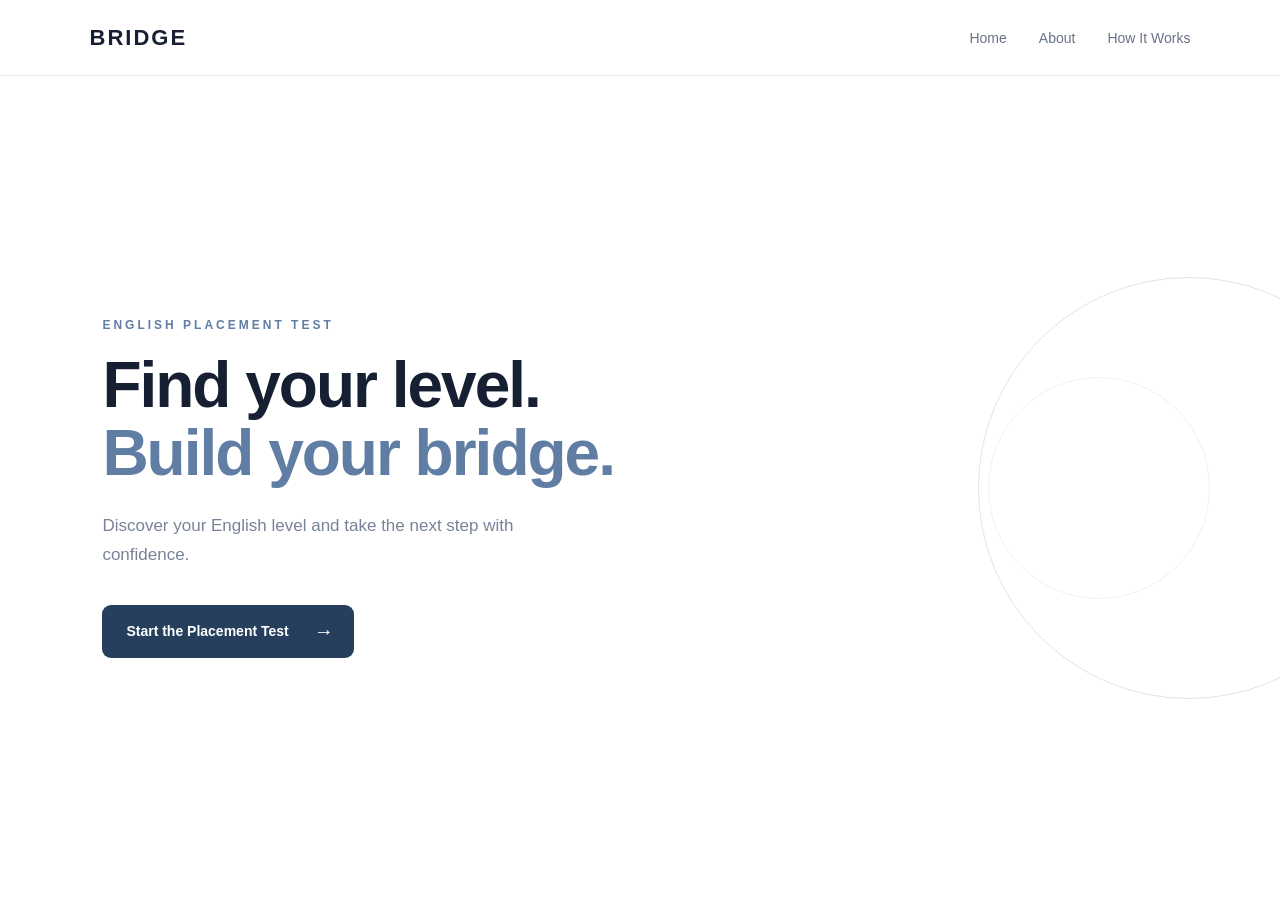
<file: index.html>
<!DOCTYPE html>
<html lang="en">

<head>
    <meta charset="UTF-8">
    <meta name="viewport" content="width=device-width, initial-scale=1.0">

    <title>BRIDGE | English Placement Test</title>

    <link rel="stylesheet" href="style.css">
</head>

<body>

    <header>

        <h2>BRIDGE</h2>

        <nav>
            <a href="index.html">Home</a>
            <a href="#">About</a>
            <a href="#">How It Works</a>
        </nav>

    </header>


    <main class="hero">

        <div class="hero-content">

            <p class="hero-label">
                ENGLISH PLACEMENT TEST
            </p>

            <h1>
                Find your level.
                <br>
                <span>Build your bridge.</span>
            </h1>

            <p class="hero-text">
                Discover your English level and take the next step
                with confidence.
            </p>

            <a href="test.html" class="start-btn">
                Start the Placement Test
                <span>→</span>
            </a>

        </div>

    </main>

</body>

</html>
</file>
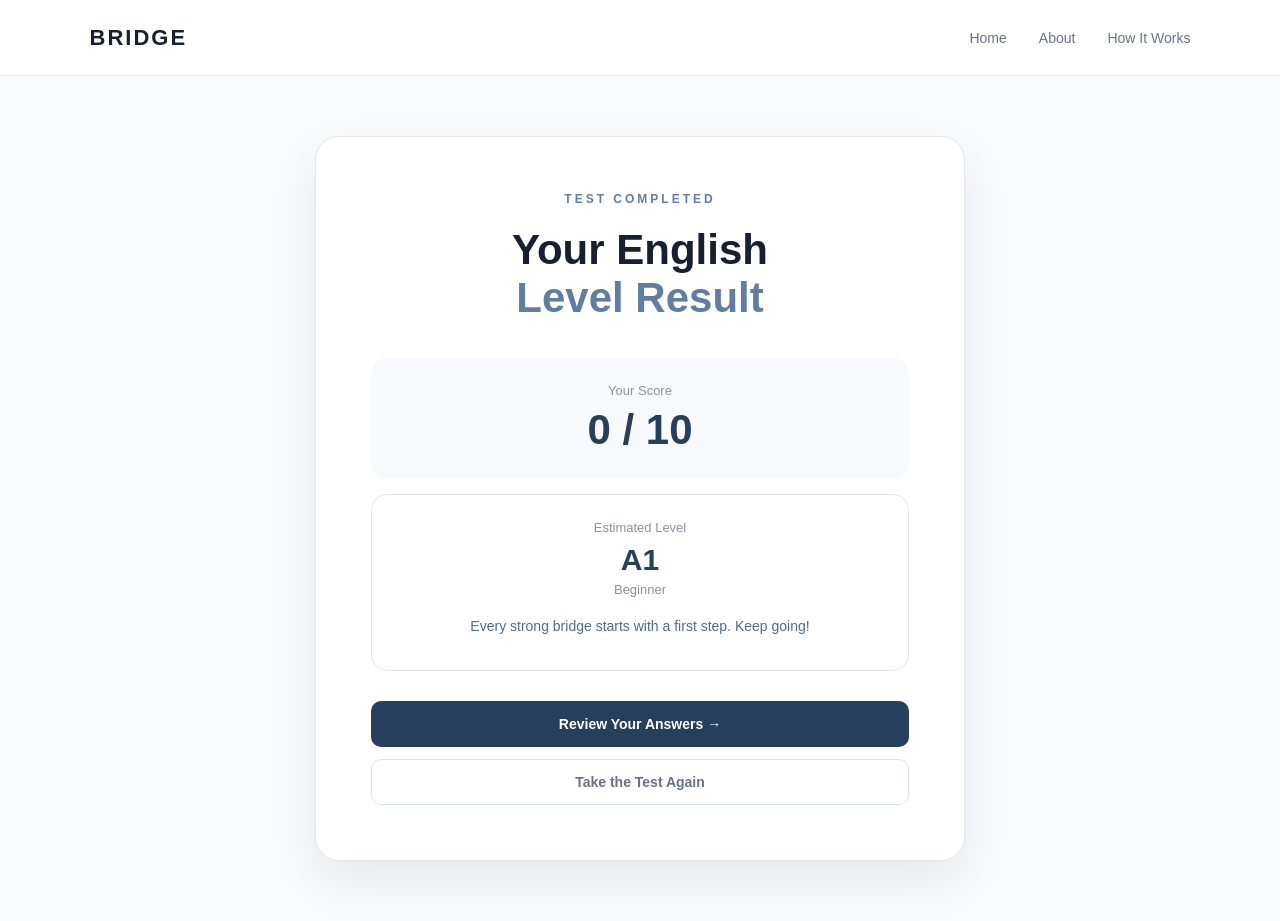
<file: result.html>
<!DOCTYPE html>
<html lang="en">

<head>

    <meta charset="UTF-8">

    <meta name="viewport"
        content="width=device-width, initial-scale=1.0">

    <title>BRIDGE | Your Result</title>

    <link rel="stylesheet" href="style.css">

</head>


<body>


    <header>

        <h2>BRIDGE</h2>

        <nav>

            <a href="index.html">Home</a>

            <a href="#">About</a>

            <a href="#">How It Works</a>

        </nav>

    </header>



    <main class="result-page">


        <div class="result-card">


            <p class="result-label">
                TEST COMPLETED
            </p>


            <h1>

                Your English
                <br>

                <span>Level Result</span>

            </h1>



            <div class="score-box">

                <p>Your Score</p>

                <h2>

                    <span id="score">0</span> / 10

                </h2>

            </div>



            <div class="level-box">

                <p>Estimated Level</p>


                <h2 id="level">
                    —
                </h2>


                <p id="level-description">
                    —
                </p>


                <p id="level-message">
                    —
                </p>

            </div>



            <div class="result-actions">


                <button id="review-btn">

                    Review Your Answers →

                </button>


                <button id="restart-btn">

                    Take the Test Again

                </button>


            </div>


        </div>

    </main>



    <script>


        const score =
            Number(localStorage.getItem("bridgeScore")) || 0;


        document.getElementById("score").textContent =
            score;



        let level;
        let description;
        let message;



        if (score <= 2) {

            level = "A1";

            description = "Beginner";

            message =
                "Every strong bridge starts with a first step. Keep going!";


        } else if (score <= 4) {

            level = "A2";

            description = "Elementary";

            message =
                "You’re building a solid foundation. Keep practicing and growing!";


        } else if (score <= 6) {

            level = "B1";

            description = "Intermediate";

            message =
                "You’re on the right track. Keep building your confidence!";


        } else if (score <= 8) {

            level = "B2";

            description = "Upper-Intermediate";

            message =
                "You have a strong foundation. Keep pushing your English further!";


        } else if (score === 9) {

            level = "C1";

            description = "Advanced";

            message =
                "Excellent work! Your English is already at a very strong level.";


        } else {

            level = "C2";

            description = "Proficient";

            message =
                "Outstanding! You’ve reached the highest level of the BRIDGE.";

        }



        document.getElementById("level").textContent =
            level;


        document.getElementById("level-description").textContent =
            description;


        document.getElementById("level-message").textContent =
            message;



        document.getElementById("review-btn").onclick =
            function () {

                window.location.href = "review.html";

            };



        document.getElementById("restart-btn").onclick =
            function () {

                localStorage.removeItem("bridgeScore");

                localStorage.removeItem("bridgeAnswers");

                window.location.href = "test.html";

            };


    </script>


</body>

</html>
</file>
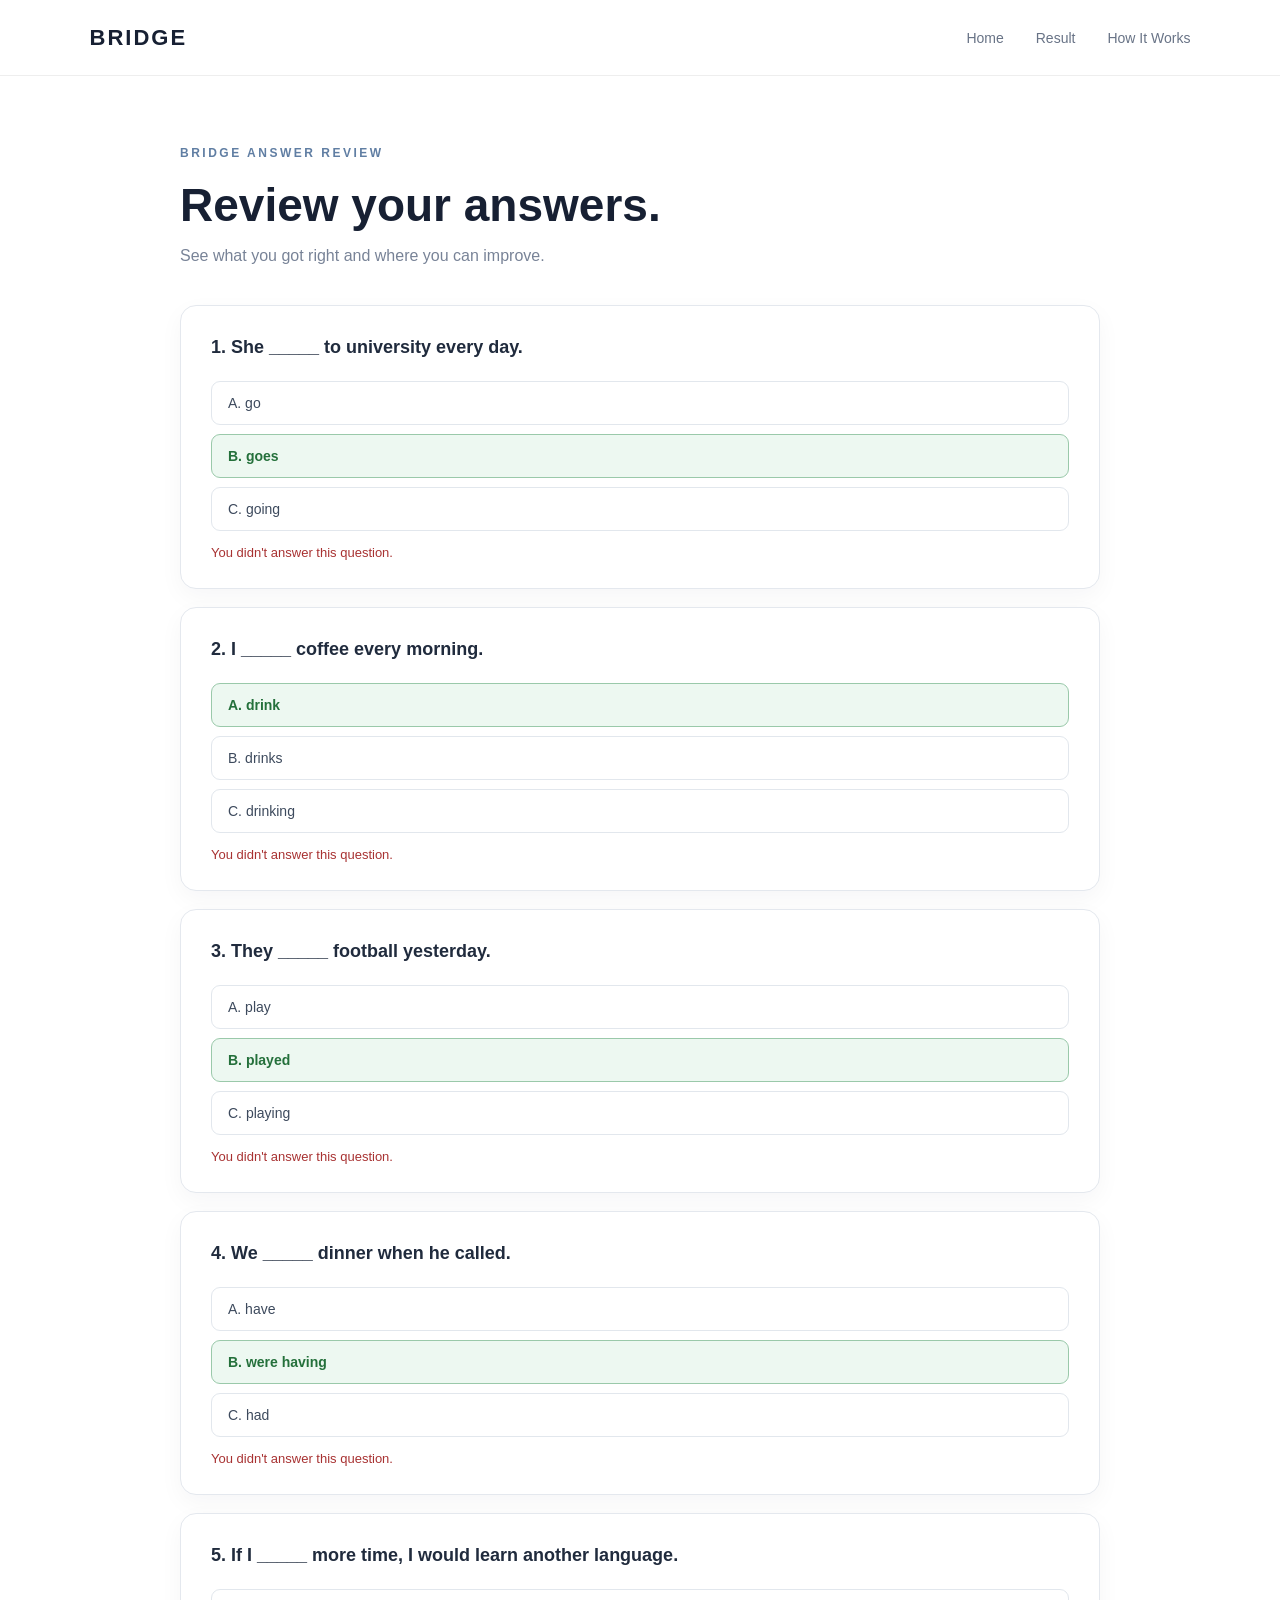
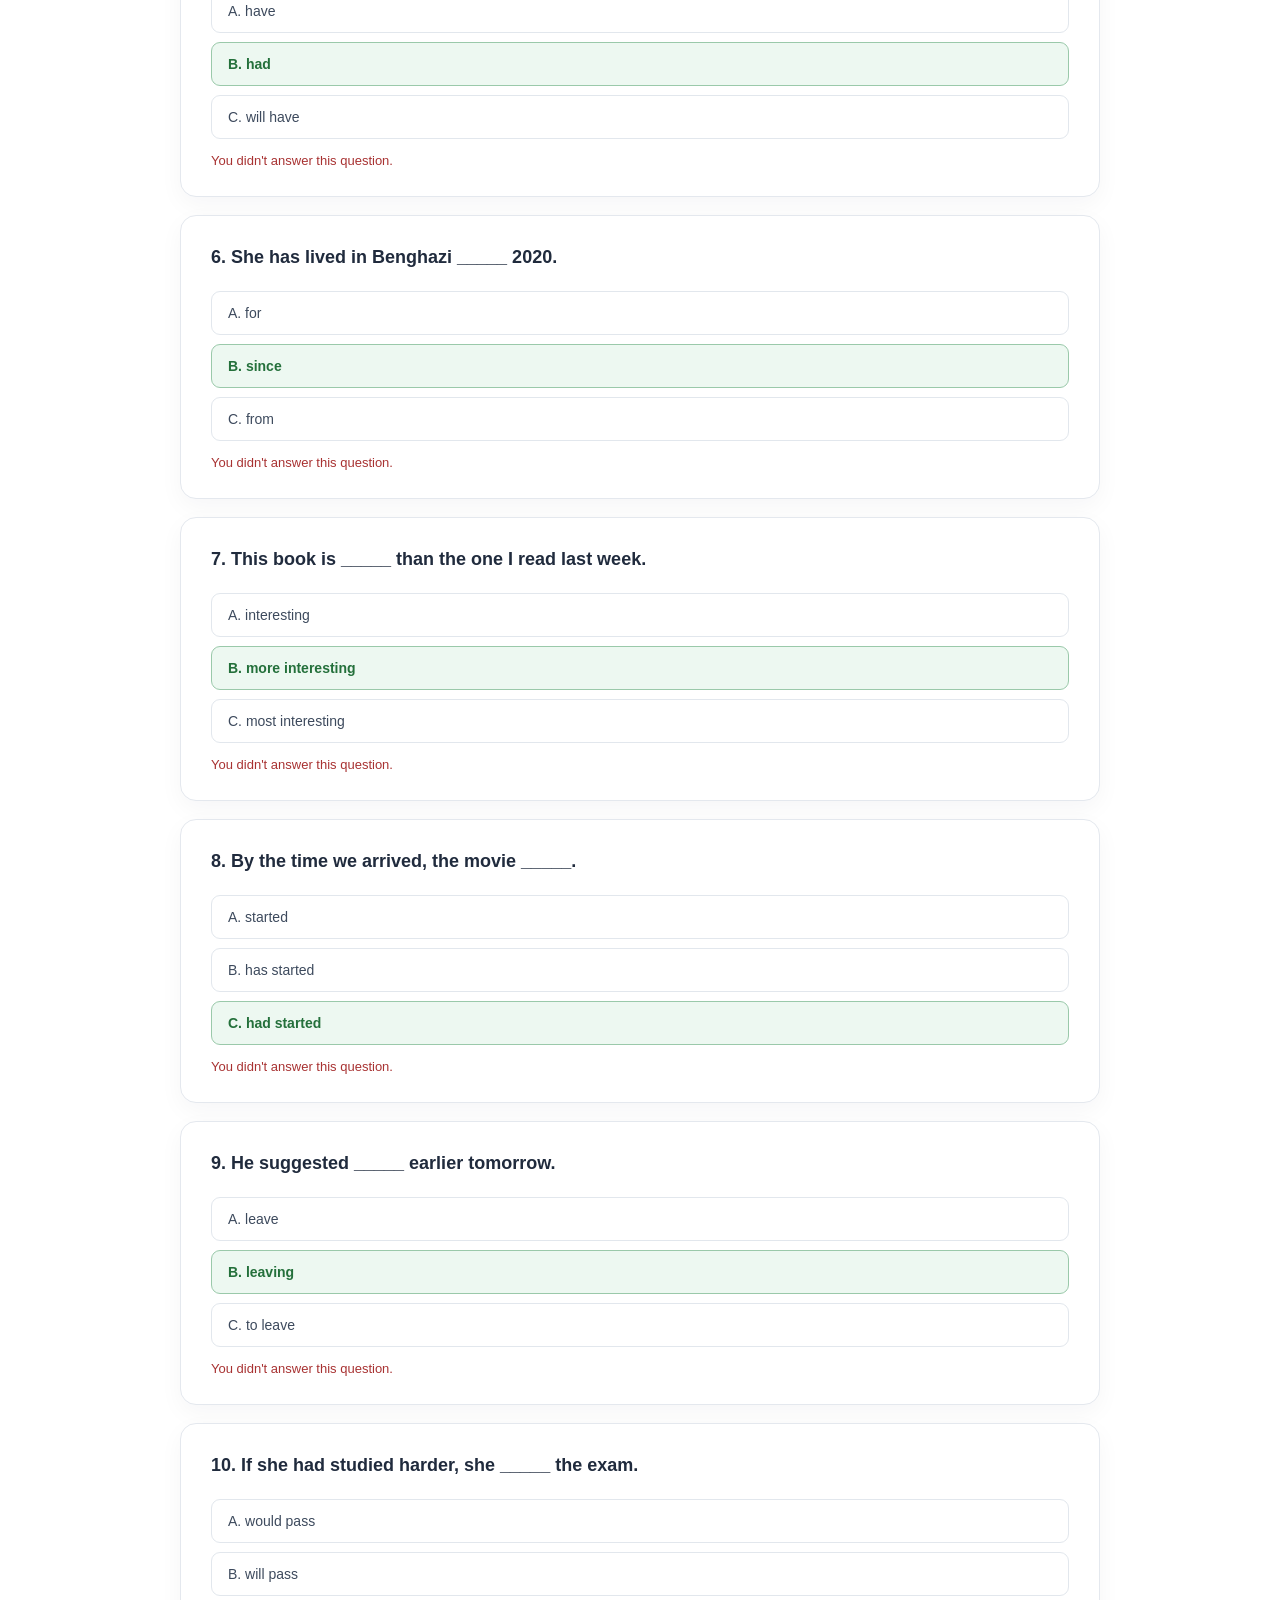
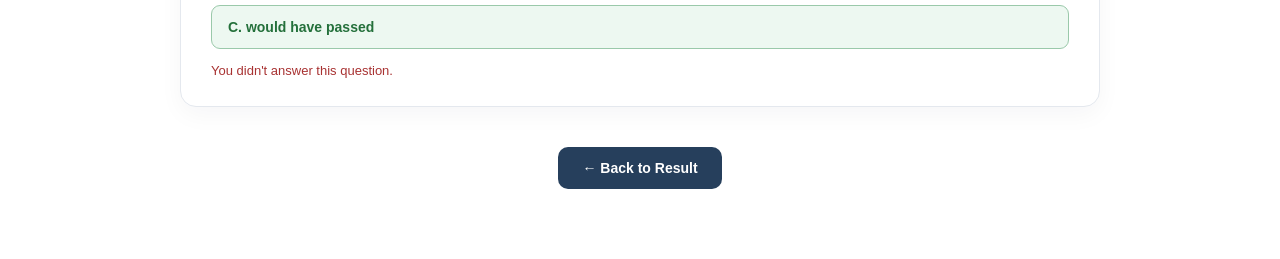
<file: review.html>
<!DOCTYPE html>
<html lang="en">

<head>
    <meta charset="UTF-8">
    <meta name="viewport" content="width=device-width, initial-scale=1.0">

    <title>BRIDGE | Review Answers</title>

    <link rel="stylesheet" href="style.css">
</head>

<body>

    <header>

        <h2>BRIDGE</h2>

        <nav>
            <a href="index.html">Home</a>
            <a href="result.html">Result</a>
            <a href="#">How It Works</a>
        </nav>

    </header>


    <main class="review-page">

        <div class="review-intro">

            <p>BRIDGE ANSWER REVIEW</p>

            <h1>Review your answers.</h1>

            <p>
                See what you got right and where you can improve.
            </p>

        </div>


        <div id="review-container"></div>


        <div class="review-bottom">

            <button onclick="window.location.href='result.html'">
                ← Back to Result
            </button>

        </div>

    </main>


    <script src="review.js"></script>

</body>

</html>
</file>
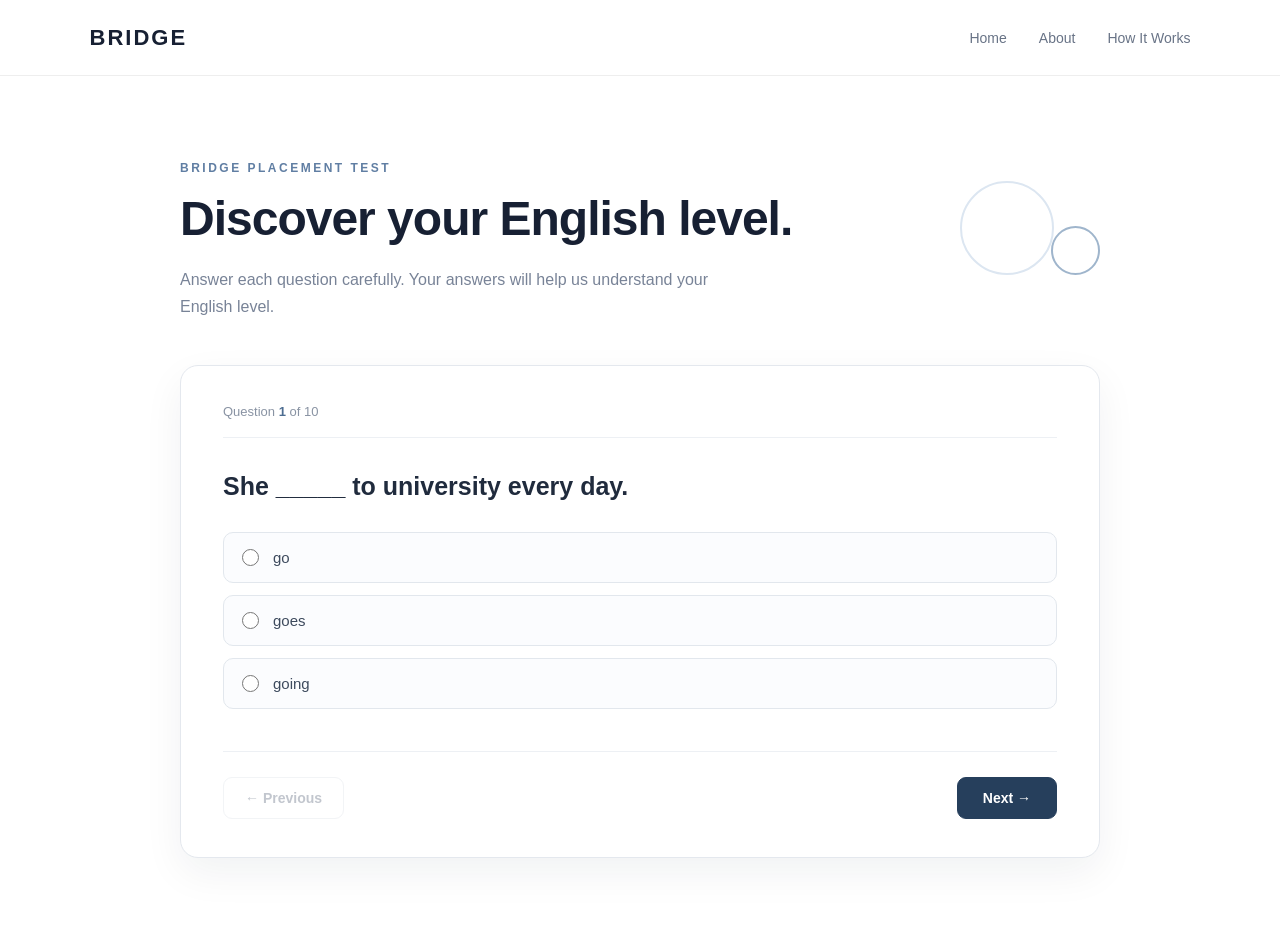
<file: test.html>
<!DOCTYPE html>
<html lang="en">

<head>
    <meta charset="UTF-8">
    <meta name="viewport" content="width=device-width, initial-scale=1.0">

    <title>BRIDGE | Placement Test</title>

    <link rel="stylesheet" href="style.css">
</head>

<body>

    <header>
        <h2>BRIDGE</h2>

        <nav>
            <a href="index.html">Home</a>
            <a href="#">About</a>
            <a href="#">How It Works</a>
        </nav>
    </header>


    <main class="test-page">

        <div class="test-intro">

            <p>BRIDGE PLACEMENT TEST</p>

            <h1>Discover your English level.</h1>

            <p>
                Answer each question carefully.
                Your answers will help us understand your English level.
            </p>

        </div>


        <div class="question-box">

            <div class="progress">
                Question <span id="question-number">1</span> of 10
            </div>


            <div id="question-container">

                <h2 id="question-text">
                    She _____ to university every day.
                </h2>


                <div class="answers">

                    <label>
                        <input type="radio" name="answer" value="A">
                        <span>go</span>
                    </label>

                    <label>
                        <input type="radio" name="answer" value="B">
                        <span>goes</span>
                    </label>

                    <label>
                        <input type="radio" name="answer" value="C">
                        <span>going</span>
                    </label>

                </div>

            </div>


            <div class="test-buttons">

                <button id="previous-btn" onclick="previousQuestion()">
                    ← Previous
                </button>

                <button id="next-btn" onclick="nextQuestion()">
                    Next →
                </button>

            </div>

        </div>

    </main>


    <script src="script.js"></script>

</body>

</html>
</file>
<file: style.css>
/* =========================
   RESET
========================= */

* {
    margin: 0;
    padding: 0;
    box-sizing: border-box;
}

body {
    font-family: Arial, sans-serif;
    background: #ffffff;
    color: #172033;
}


/* =========================
   HEADER
========================= */

header {
    height: 76px;
    padding: 0 7%;

    display: flex;
    align-items: center;
    justify-content: space-between;

    border-bottom: 1px solid #eeeeee;
    background: #ffffff;
}

header h2 {
    font-size: 22px;
    letter-spacing: 2px;
    color: #172033;
}

nav {
    display: flex;
    gap: 32px;
}

nav a {
    text-decoration: none;
    color: #687386;
    font-size: 14px;
}

nav a:hover {
    color: #172033;
}


/* =========================
   MAIN
========================= */

.test-page {
    width: 88%;
    max-width: 920px;
    margin: 70px auto;
}


/* =========================
   INTRO
========================= */

.test-intro {
    position: relative;
    padding: 15px 0 45px;
}

.test-intro > p:first-child {
    color: #607ea3;
    font-size: 12px;
    font-weight: bold;
    letter-spacing: 2.5px;
    margin-bottom: 18px;
}

.test-intro h1 {
    max-width: 700px;

    font-size: 48px;
    line-height: 1.1;
    letter-spacing: -1px;

    color: #172033;

    margin-bottom: 20px;
}

.test-intro p:last-child {
    max-width: 570px;

    color: #788397;
    font-size: 16px;
    line-height: 1.7;
}


/* =========================
   SMALL DECORATION
========================= */

.test-intro::after {
    content: "";
    position: absolute;

    right: 5%;
    top: 35px;

    width: 90px;
    height: 90px;

    border: 2px solid #dce6f1;
    border-radius: 50%;
}

.test-intro::before {
    content: "";

    position: absolute;

    right: 0;
    top: 80px;

    width: 45px;
    height: 45px;

    border: 2px solid #9fb5cc;
    border-radius: 50%;
}


/* =========================
   QUESTION BOX
========================= */

.question-box {
    position: relative;

    background: #ffffff;

    border: 1px solid #e4e8ee;
    border-radius: 18px;

    padding: 38px 42px;

    box-shadow: 0 15px 40px rgba(23, 32, 51, 0.06);
}


/* =========================
   PROGRESS
========================= */

.progress {
    color: #8993a3;
    font-size: 13px;

    padding-bottom: 18px;

    border-bottom: 1px solid #edf0f4;
}

#question-number {
    color: #4d6d91;
    font-weight: bold;
}


/* =========================
   QUESTION
========================= */

#question-container {
    padding-top: 30px;
}

#question-text {
    font-size: 25px;
    line-height: 1.45;

    color: #202b3d;

    margin-bottom: 28px;
}


/* =========================
   ANSWERS
========================= */

.answers {
    display: flex;
    flex-direction: column;
    gap: 12px;
}

.answers label {
    display: flex;
    align-items: center;

    gap: 14px;

    padding: 16px 18px;

    background: #fbfcfe;

    border: 1px solid #e2e7ed;
    border-radius: 10px;

    cursor: pointer;

    transition: 0.2s ease;
}

.answers label:hover {
    background: #f4f7fb;
    border-color: #9eb2c8;
}

.answers input {
    width: 17px;
    height: 17px;

    accent-color: #4d6d91;

    cursor: pointer;
}

.answers span {
    color: #3d4a5d;
    font-size: 15px;
}


/* =========================
   BUTTONS
========================= */

.test-buttons {
    display: flex;
    justify-content: space-between;
    align-items: center;

    margin-top: 42px;
    padding-top: 25px;

    border-top: 1px solid #edf0f4;
}

.test-buttons button {
    font-family: inherit;
    font-size: 14px;
    font-weight: 600;

    padding: 12px 21px;

    border-radius: 9px;

    cursor: pointer;

    transition: 0.2s ease;
}


/* Previous */

#previous-btn {
    background: transparent;

    color: #687386;

    border: 1px solid #dfe4ea;
}

#previous-btn:hover {
    background: #f7f8fa;
}


/* Next */

#next-btn {
    background: #263f5c;

    color: #ffffff;

    border: 1px solid #263f5c;

    padding-left: 25px;
    padding-right: 25px;
}

#next-btn:hover {
    background: #1d3148;
    transform: translateY(-1px);
}


/* =========================
   MOBILE
========================= */

@media (max-width: 650px) {

    header {
        padding: 0 5%;
    }

    nav {
        gap: 14px;
    }

    nav a {
        font-size: 12px;
    }

    .test-page {
        width: 90%;
        margin: 45px auto;
    }

    .test-intro h1 {
        font-size: 36px;
    }

    .test-intro::before,
    .test-intro::after {
        display: none;
    }

    .question-box {
        padding: 26px;
    }

    #question-text {
        font-size: 21px;
    }
}/* =========================
   BRIDGE HERO
========================= */

.hero {
    min-height: calc(100vh - 76px);

    display: flex;
    align-items: center;

    padding: 60px 8%;

    background: #ffffff;

    position: relative;
    overflow: hidden;
}

.hero::before {
    content: "";

    position: absolute;
    right: -120px;
    top: 50%;

    width: 420px;
    height: 420px;

    border: 1px solid #dce5ef;
    border-radius: 50%;

    transform: translateY(-50%);
}

.hero::after {
    content: "";

    position: absolute;
    right: 70px;
    top: 50%;

    width: 220px;
    height: 220px;

    border: 1px solid #edf1f5;
    border-radius: 50%;

    transform: translateY(-50%);
}

.hero-content {
    max-width: 700px;
    position: relative;
    z-index: 2;
}

.hero-label {
    color: #607ea3;
    font-size: 12px;
    font-weight: bold;
    letter-spacing: 3px;

    margin-bottom: 20px;
}

.hero h1 {
    font-size: 64px;
    line-height: 1.05;
    letter-spacing: -2px;

    color: #172033;

    margin-bottom: 25px;
}

.hero h1 span {
    color: #607ea3;
}

.hero-text {
    max-width: 500px;

    color: #788397;
    font-size: 17px;
    line-height: 1.7;

    margin-bottom: 35px;
}

.start-btn {
    display: inline-flex;
    align-items: center;
    gap: 25px;

    padding: 15px 20px 15px 24px;

    background: #263f5c;
    color: white;

    text-decoration: none;

    border-radius: 9px;

    font-size: 14px;
    font-weight: 600;

    transition: 0.2s ease;
}

.start-btn span {
    font-size: 20px;
}

.start-btn:hover {
    background: #1d3148;
    transform: translateY(-2px);
}


/* MOBILE */

@media (max-width: 650px) {

    .hero {
        padding: 50px 8%;
    }

    .hero h1 {
        font-size: 45px;
    }

    .hero::before,
    .hero::after {
        display: none;
    }
}/* =========================
   RESULT PAGE
========================= */

.result-page {
    min-height: calc(100vh - 76px);

    display: flex;
    align-items: center;
    justify-content: center;

    padding: 60px 20px;

    background: #f8fafc;
}

.result-card {
    width: 100%;
    max-width: 650px;

    background: #ffffff;

    border: 1px solid #e4e8ee;
    border-radius: 24px;

    padding: 55px;

    text-align: center;

    box-shadow: 0 20px 50px rgba(23, 32, 51, 0.08);
}

.result-label {
    color: #607ea3;

    font-size: 12px;
    font-weight: bold;

    letter-spacing: 3px;

    margin-bottom: 20px;
}

.result-card h1 {
    font-size: 42px;
    line-height: 1.15;

    color: #172033;

    margin-bottom: 35px;
}

.result-card h1 span {
    color: #607ea3;
}


/* SCORE */

.score-box {
    padding: 25px;

    background: #f7f9fc;

    border-radius: 16px;

    margin-bottom: 15px;
}

.score-box p,
.level-box p {
    color: #8993a3;

    font-size: 13px;

    margin-bottom: 8px;
}

.score-box h2 {
    color: #263f5c;

    font-size: 42px;
}


/* LEVEL */

.level-box {
    padding: 25px;

    border: 1px solid #e4e8ee;

    border-radius: 16px;

    margin-bottom: 30px;
}

.level-box h2 {
    color: #263f5c;

    font-size: 30px;
}


/* REVIEW BUTTON */

#review-btn {
    width: 100%;

    padding: 15px 20px;

    background: #263f5c;

    color: white;

    border: none;

    border-radius: 10px;

    font-family: inherit;

    font-size: 14px;
    font-weight: 600;

    cursor: pointer;

    transition: 0.2s ease;
}

#review-btn:hover {
    background: #1d3148;

    transform: translateY(-1px);
}


/* MOBILE */

@media (max-width: 650px) {

    .result-card {
        padding: 35px 25px;
    }

    .result-card h1 {
        font-size: 34px;
    }

}/* =========================
   REVIEW PAGE
========================= */

.review-page {
    width: 88%;
    max-width: 920px;
    margin: 70px auto;
}

.review-intro {
    padding-bottom: 40px;
}

.review-intro > p:first-child {
    color: #607ea3;
    font-size: 12px;
    font-weight: bold;
    letter-spacing: 2.5px;
    margin-bottom: 18px;
}

.review-intro h1 {
    font-size: 46px;
    color: #172033;
    margin-bottom: 15px;
}

.review-intro p:last-child {
    color: #788397;
    font-size: 16px;
}


/* QUESTIONS */

.review-question {
    background: #ffffff;

    border: 1px solid #e4e8ee;
    border-radius: 16px;

    padding: 28px 30px;

    margin-bottom: 18px;

    box-shadow: 0 8px 25px rgba(23, 32, 51, 0.04);
}

.review-question h2 {
    color: #202b3d;

    font-size: 18px;
    line-height: 1.5;

    margin-bottom: 20px;
}

.review-question > div {
    padding: 13px 16px;

    border: 1px solid #e2e7ed;
    border-radius: 9px;

    margin-top: 9px;

    color: #3d4a5d;

    font-size: 14px;
}


/* CORRECT */

.review-question > div.correct {
    background: #edf8f1;

    border-color: #9ac9aa;

    color: #24703b;

    font-weight: 600;
}


/* WRONG */

.review-question > div.wrong {
    background: #fff0f0;

    border-color: #e1a1a1;

    color: #a83232;

    font-weight: 600;
}


/* NOT ANSWERED */

.not-answered {
    margin-top: 14px;

    color: #a83232;

    font-size: 13px;
}


/* BOTTOM BUTTON */

.review-bottom {
    display: flex;
    justify-content: center;

    margin: 40px 0 70px;
}

.review-bottom button {
    background: #263f5c;

    color: #ffffff;

    border: none;

    border-radius: 10px;

    padding: 13px 24px;

    font-family: inherit;
    font-size: 14px;
    font-weight: 600;

    cursor: pointer;

    transition: 0.2s ease;
}

.review-bottom button:hover {
    background: #1d3148;

    transform: translateY(-1px);
}


/* MOBILE */

@media (max-width: 650px) {

    .review-page {
        width: 90%;
        margin: 45px auto;
    }

    .review-intro h1 {
        font-size: 36px;
    }

    .review-question {
        padding: 23px 20px;
    }

}/* RESULT ACTIONS */



#restart-btn {
    width: 100%;

    padding: 14px 20px;

    background: transparent;

    color: #687386;

    border: 1px solid #dfe4ea;

    border-radius: 10px;

    font-family: inherit;

    font-size: 14px;
    font-weight: 600;

    cursor: pointer;

    transition: 0.2s ease;
}

#restart-btn:hover {
    background: #f7f8fa;
}


/* =========================
   RESULT PAGE
========================= */

.result-page {
    min-height: calc(100vh - 76px);

    display: flex;

    align-items: center;

    justify-content: center;

    padding: 60px 20px;

    background: #f8fafc;
}


.result-card {
    width: 100%;

    max-width: 650px;

    background: #ffffff;

    border: 1px solid #e4e8ee;

    border-radius: 24px;

    padding: 55px;

    text-align: center;

    box-shadow:
        0 20px 50px rgba(23, 32, 51, 0.08);
}


.result-label {
    color: #607ea3;

    font-size: 12px;

    font-weight: bold;

    letter-spacing: 3px;

    margin-bottom: 20px;
}


.result-card h1 {
    font-size: 42px;

    line-height: 1.15;

    color: #172033;

    margin-bottom: 35px;
}


.result-card h1 span {
    color: #607ea3;
}


/* SCORE */

.score-box {
    padding: 25px;

    background: #f7f9fc;

    border-radius: 16px;

    margin-bottom: 15px;
}


.score-box p,
.level-box > p:first-child {
    color: #8993a3;

    font-size: 13px;

    margin-bottom: 8px;
}


.score-box h2 {
    color: #263f5c;

    font-size: 42px;
}


/* LEVEL */

.level-box {
    padding: 25px;

    border: 1px solid #e4e8ee;

    border-radius: 16px;

    margin-bottom: 30px;
}


.level-box h2 {
    color: #263f5c;

    font-size: 30px;

    margin-bottom: 5px;
}


#level-description {
    color: #8993a3;

    font-size: 13px;
}


#level-message {
    margin-top: 18px;

    color: #4d6d91;

    font-size: 14px;

    line-height: 1.6;
}


/* BUTTONS */

.result-actions {
    display: flex;

    flex-direction: column;

    gap: 12px;
}


#review-btn {
    width: 100%;

    padding: 15px 20px;

    background: #263f5c;

    color: white;

    border: none;

    border-radius: 10px;

    font-family: inherit;

    font-size: 14px;

    font-weight: 600;

    cursor: pointer;

    transition: 0.2s ease;
}


#review-btn:hover {
    background: #1d3148;

    transform: translateY(-1px);
}


#restart-btn {
    width: 100%;

    padding: 14px 20px;

    background: transparent;

    color: #687386;

    border: 1px solid #dfe4ea;

    border-radius: 10px;

    font-family: inherit;

    font-size: 14px;

    font-weight: 600;

    cursor: pointer;

    transition: 0.2s ease;
}


#restart-btn:hover {
    background: #f7f8fa;
}


/* PREVIOUS BUTTON */

#previous-btn:disabled {
    opacity: 0.4;

    cursor: not-allowed;

    transform: none;
}


/* MOBILE */

@media (max-width: 650px) {

    .result-card {
        padding: 35px 25px;
    }


    .result-card h1 {
        font-size: 34px;
    }

}
</file>
